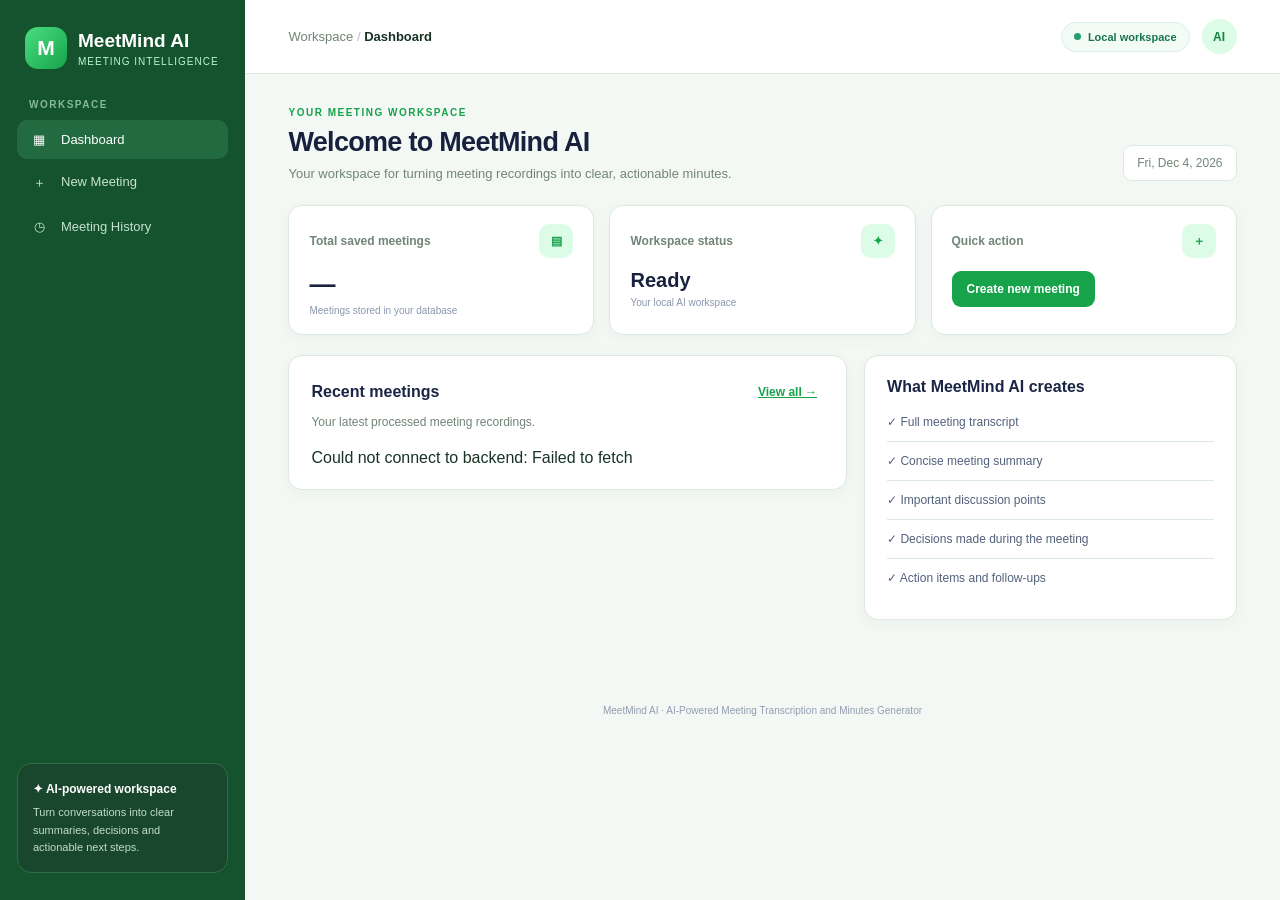
<file: frontend/index.html>
<!DOCTYPE html><html lang="en"><head><meta charset="UTF-8"><meta name="viewport" content="width=device-width, initial-scale=1.0"><title>Dashboard | MeetMind AI</title><link rel="stylesheet" href="styles.css"></head><body><div class="app-shell"><aside class="sidebar"><div class="brand"><div class="brand-mark">M</div><div><h1>MeetMind AI</h1><p>MEETING INTELLIGENCE</p></div></div><div><div class="nav-label">WORKSPACE</div><a class="nav-link active" href="index.html"><span class="nav-icon">▦</span>Dashboard</a><a class="nav-link " href="new-meeting.html"><span class="nav-icon">＋</span>New Meeting</a><a class="nav-link " href="meeting-history.html"><span class="nav-icon">◷</span>Meeting History</a></div><div class="sidebar-note"><strong>✦ AI-powered workspace</strong><p>Turn conversations into clear summaries, decisions and actionable next steps.</p></div></aside><div class="main-area"><header class="topbar"><div class="breadcrumb">Workspace <span style="color:#b4bdd0">/</span> <strong>Dashboard</strong></div><div class="topbar-right"><div class="status-pill"><span class="status-dot"></span> Local workspace</div><div class="avatar">AI</div></div></header><main class="content"><section class="welcome"><div><div class="eyebrow">YOUR MEETING WORKSPACE</div><h2>Welcome to MeetMind AI</h2><p>Your workspace for turning meeting recordings into clear, actionable minutes.</p></div><div class="date-label" id="todayLabel"></div></section><section class="stats"><div class="stat-card"><div class="stat-top"><span>Total saved meetings</span><span class="stat-icon">▤</span></div><div class="stat-value" id="savedCount">—</div><div class="stat-foot">Meetings stored in your database</div></div><div class="stat-card"><div class="stat-top"><span>Workspace status</span><span class="stat-icon">✦</span></div><div class="stat-value" style="font-size:20px">Ready</div><div class="stat-foot">Your local AI workspace</div></div><div class="stat-card"><div class="stat-top"><span>Quick action</span><span class="stat-icon">＋</span></div><div style="margin-top:13px"><a class="primary-button" style="display:inline-block;text-decoration:none" href="new-meeting.html">Create new meeting</a></div></div></section><div class="dashboard-grid"><section class="panel"><div class="panel-heading"><h3>Recent meetings</h3><a class="text-button" href="meeting-history.html">View all →</a></div><p class="panel-subtitle">Your latest processed meeting recordings.</p><div id="recentMeetings"><p class="empty">Loading recent meetings...</p></div></section><section class="panel"><div class="panel-heading"><h3>What MeetMind AI creates</h3></div><ul class="feature-list"><li>✓ Full meeting transcript</li><li>✓ Concise meeting summary</li><li>✓ Important discussion points</li><li>✓ Decisions made during the meeting</li><li>✓ Action items and follow-ups</li></ul></section></div></main><footer>MeetMind AI · AI-Powered Meeting Transcription and Minutes Generator</footer></div></div><script src="app.js"></script></body></html>
</file>
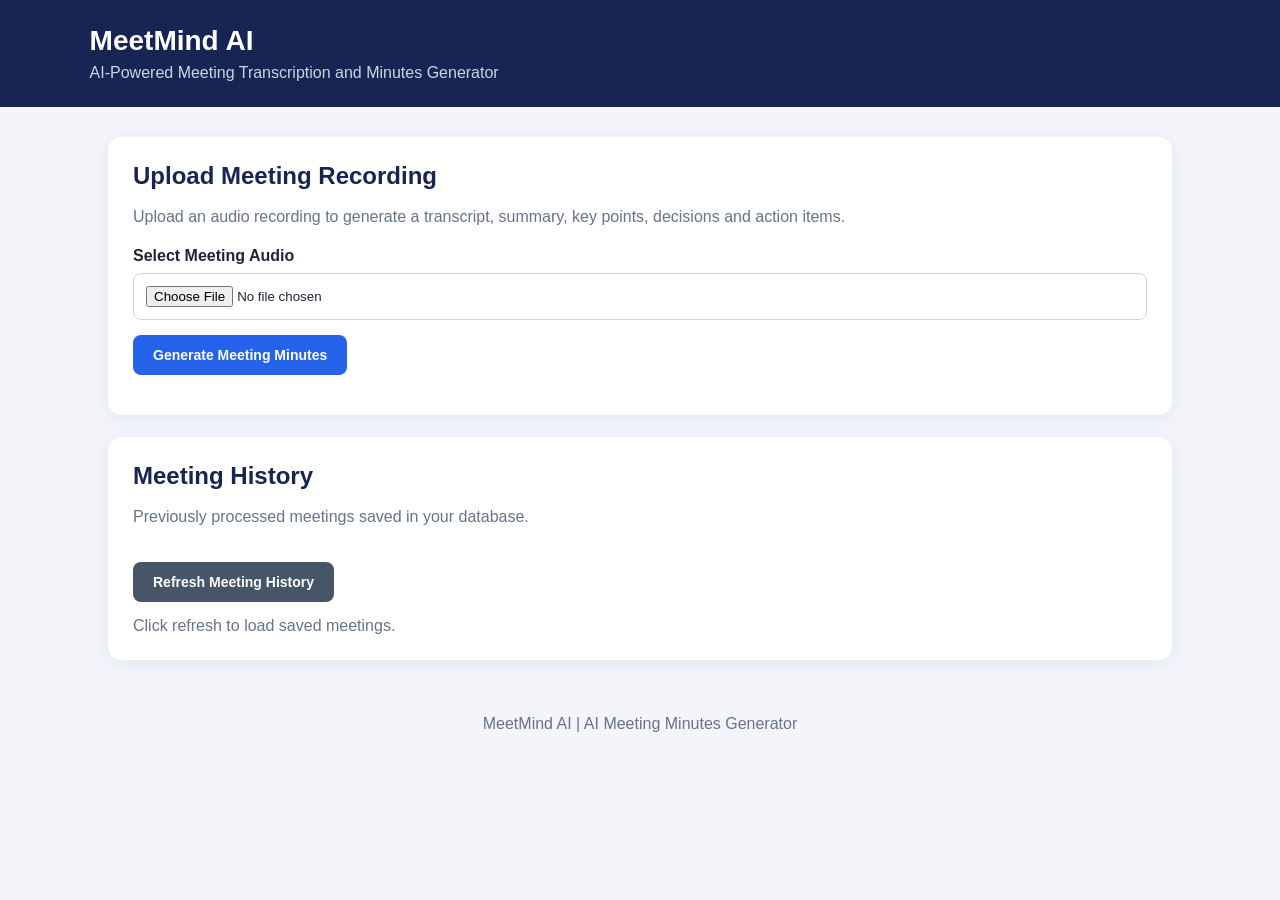
<file: frontend/index_backup.html>
<!DOCTYPE html>
<html lang="en">
<head>
<meta charset="UTF-8">
<meta name="viewport" content="width=device-width, initial-scale=1.0">
<title>MeetMind AI | Meeting Minutes Generator</title>
<style>
*{box-sizing:border-box;margin:0;padding:0}
body{font-family:Arial,sans-serif;background:#f3f5fb;color:#20243a}
header{background:#172554;color:#fff;padding:25px 7%}
header h1{font-size:28px;margin-bottom:7px}
header p{color:#cbd5e1}
.container{max-width:1100px;margin:30px auto;padding:0 18px}
.card{background:#fff;padding:25px;margin-bottom:22px;border-radius:14px;box-shadow:0 4px 18px rgba(23,37,84,.07)}
h2{margin-bottom:15px;color:#172554}
h3{margin-bottom:10px;color:#1e3a8a}
.description{color:#64748b;margin-bottom:18px;line-height:1.5}
label{display:block;margin:15px 0 8px;font-weight:bold}
input[type=file]{width:100%;padding:12px;border:1px solid #cbd5e1;border-radius:8px;background:#fff}
button{padding:12px 20px;background:#2563eb;color:#fff;border:0;border-radius:8px;font-size:14px;font-weight:bold;cursor:pointer;margin:15px 8px 0 0}
button:hover{background:#1d4ed8}
button:disabled{opacity:.6;cursor:wait}
.secondary{background:#475569}.secondary:hover{background:#334155}
.download{background:#15803d}.download:hover{background:#166534}
.status{margin-top:15px;font-weight:bold;line-height:1.5}
.result-section{padding:18px;background:#f8faff;border-left:4px solid #2563eb;border-radius:8px;margin-top:15px}
.result-section p{line-height:1.7;white-space:pre-wrap;overflow-wrap:anywhere}
ul{padding-left:22px}li{margin:9px 0;line-height:1.5}
.history-item{padding:16px;border:1px solid #e2e8f0;border-radius:9px;margin-top:12px;display:flex;justify-content:space-between;align-items:center;gap:15px;flex-wrap:wrap}
.history-item p{color:#64748b;margin-top:6px;font-size:13px}
.history-item button{margin-top:0}
.hidden{display:none!important}.empty{color:#64748b;margin-top:15px}
footer{text-align:center;padding:25px;color:#64748b}
@media(max-width:600px){header{padding:22px}.card{padding:18px}.history-item{align-items:flex-start}}
@media print{header,#uploadCard,#historySection,footer,.print-button,.download-button{display:none!important}body{background:#fff}.card{box-shadow:none}}
</style>
</head>
<body>
<header>
  <h1>MeetMind AI</h1>
  <p>AI-Powered Meeting Transcription and Minutes Generator</p>
</header>

<main class="container">
  <section class="card" id="uploadCard">
    <h2>Upload Meeting Recording</h2>
    <p class="description">Upload an audio recording to generate a transcript, summary, key points, decisions and action items.</p>
    <form id="meetingForm">
      <label for="audioFile">Select Meeting Audio</label>
      <input type="file" id="audioFile" accept=".wav,.mp3,.m4a,.ogg,.flac,.webm" required>
      <button type="submit" id="submitButton">Generate Meeting Minutes</button>
    </form>
    <div id="status" class="status" role="status"></div>
  </section>

  <section class="card hidden" id="results">
    <h2>Generated Meeting Minutes</h2>
    <div class="result-section"><h3>Meeting Title</h3><p id="meetingTitle"></p></div>
    <div class="result-section"><h3>Meeting Transcript</h3><p id="transcript"></p></div>
    <div class="result-section"><h3>Meeting Summary</h3><p id="summary"></p></div>
    <div class="result-section"><h3>Key Points</h3><ul id="keyPoints"></ul></div>
    <div class="result-section"><h3>Decisions</h3><ul id="decisions"></ul></div>
    <div class="result-section"><h3>Action Items</h3><ul id="actionItems"></ul></div>
    <button type="button" class="download download-button" id="downloadButton">Download Meeting Minutes (.txt)</button>
    <button type="button" class="secondary print-button" onclick="window.print()">Print Meeting Minutes</button>
  </section>

  <section class="card" id="historySection">
    <h2>Meeting History</h2>
    <p class="description">Previously processed meetings saved in your database.</p>
    <button type="button" class="secondary" id="refreshHistoryButton">Refresh Meeting History</button>
    <div id="meetingHistory"><p class="empty">Click refresh to load saved meetings.</p></div>
  </section>
</main>

<footer>MeetMind AI | AI Meeting Minutes Generator</footer>

<script>
const API_URL = "http://127.0.0.1:8000";
const form = document.getElementById("meetingForm");
const statusBox = document.getElementById("status");
const results = document.getElementById("results");
const submitButton = document.getElementById("submitButton");
const historyBox = document.getElementById("meetingHistory");
let currentMeetingData = null;

function textValue(value, fallback="Not available") {
  if (value === null || value === undefined || value === "") return fallback;
  if (typeof value === "string" || typeof value === "number") return String(value);
  return JSON.stringify(value, null, 2);
}

function fillList(id, items) {
  const list = document.getElementById(id);
  list.replaceChildren();
  if (!Array.isArray(items) || items.length === 0) {
    const li = document.createElement("li");
    li.textContent = "No items available.";
    list.appendChild(li);
    return;
  }
  items.forEach(item => {
    const li = document.createElement("li");
    if (typeof item === "string" || typeof item === "number") {
      li.textContent = String(item);
    } else if (item && typeof item === "object") {
      li.textContent = Object.entries(item)
        .map(([key, value]) => `${key.replaceAll("_", " ")}: ${textValue(value)}`)
        .join(" | ");
    } else {
      li.textContent = String(item);
    }
    list.appendChild(li);
  });
}

function displayMeeting(data) {
  currentMeetingData = data;
  const minutes = data.minutes || data.meeting_minutes || data;
  document.getElementById("meetingTitle").textContent =
    textValue(minutes.meeting_title || minutes.title || data.meeting_title || data.title, "Meeting");
  document.getElementById("transcript").textContent =
    textValue(data.transcript || minutes.transcript);
  document.getElementById("summary").textContent =
    textValue(minutes.summary || data.summary);
  fillList("keyPoints", minutes.key_points || data.key_points);
  fillList("decisions", minutes.decisions || data.decisions);
  fillList("actionItems", minutes.action_items || data.action_items);
  results.classList.remove("hidden");
  results.scrollIntoView({behavior:"smooth", block:"start"});
}

function makeMinutesText(data) {
  const minutes = data.minutes || data.meeting_minutes || data;
  const title = minutes.meeting_title || minutes.title || data.meeting_title || data.title || "Meeting";
  const transcript = data.transcript || minutes.transcript || "Not available";
  const summary = minutes.summary || data.summary || "Not available";

  function listText(items) {
    if (!Array.isArray(items) || items.length === 0) return "- None recorded";
    return items.map(item => {
      if (typeof item === "string" || typeof item === "number") return "- " + item;
      if (item && typeof item === "object") {
        return "- " + Object.entries(item)
          .map(([key, value]) => `${key.replaceAll("_", " ")}: ${textValue(value)}`)
          .join(" | ");
      }
      return "- " + String(item);
    }).join("\n");
  }

  return `MEETMIND AI - MEETING MINUTES
================================

Meeting ID: ${data.meeting_id ?? data.id ?? "Not available"}
Meeting Title: ${title}

MEETING SUMMARY
---------------
${summary}

KEY POINTS
----------
${listText(minutes.key_points || data.key_points)}

DECISIONS
---------
${listText(minutes.decisions || data.decisions)}

ACTION ITEMS
------------
${listText(minutes.action_items || data.action_items)}

FULL TRANSCRIPT
---------------
${transcript}
`;
}

document.getElementById("downloadButton").addEventListener("click", () => {
  if (!currentMeetingData) {
    statusBox.textContent = "There are no meeting minutes to download yet.";
    return;
  }
  const content = makeMinutesText(currentMeetingData);
  const blob = new Blob([content], {type:"text/plain;charset=utf-8"});
  const url = URL.createObjectURL(blob);
  const link = document.createElement("a");
  link.href = url;
  link.download = `MeetMind_Meeting_${currentMeetingData.meeting_id ?? currentMeetingData.id ?? "Minutes"}.txt`;
  document.body.appendChild(link);
  link.click();
  link.remove();
  URL.revokeObjectURL(url);
  statusBox.textContent = "Meeting minutes download started.";
});

form.addEventListener("submit", async event => {
  event.preventDefault();
  const file = document.getElementById("audioFile").files[0];
  if (!file) {
    statusBox.textContent = "Please select an audio file.";
    return;
  }
  const formData = new FormData();
  formData.append("file", file);
  submitButton.disabled = true;
  statusBox.textContent = "Processing audio. Please wait...";
  results.classList.add("hidden");
  try {
    const response = await fetch(`${API_URL}/process-meeting`, {method:"POST", body:formData});
    const data = await response.json();
    if (!response.ok) throw new Error(data.detail || `Request failed (${response.status})`);
    displayMeeting(data);
    statusBox.textContent = `Meeting processed successfully. Meeting ID: ${data.meeting_id ?? "Not returned"}`;
    await loadMeetingHistory();
  } catch (error) {
    statusBox.textContent = `Error: ${error.message}. Check that the backend is running.`;
  } finally {
    submitButton.disabled = false;
  }
});

async function loadMeetingHistory() {
  historyBox.replaceChildren();
  const loading = document.createElement("p");
  loading.className = "empty";
  loading.textContent = "Loading meeting history...";
  historyBox.appendChild(loading);
  try {
    const response = await fetch(`${API_URL}/meetings`);
    const data = await response.json();
    if (!response.ok) throw new Error(data.detail || `Request failed (${response.status})`);
    const meetings = Array.isArray(data) ? data :
      (data.meetings || data.items || data.results || []);
    historyBox.replaceChildren();
    if (!Array.isArray(meetings) || meetings.length === 0) {
      const empty = document.createElement("p");
      empty.className = "empty";
      empty.textContent = "No saved meetings were found.";
      historyBox.appendChild(empty);
      return;
    }
    meetings.forEach(meeting => {
      const id = meeting.meeting_id ?? meeting.id;
      const title = meeting.meeting_title || meeting.title || `Meeting ${id ?? ""}`;
      const item = document.createElement("div");
      item.className = "history-item";
      const details = document.createElement("div");
      const heading = document.createElement("strong");
      heading.textContent = title;
      const meta = document.createElement("p");
      meta.textContent = `Meeting ID: ${id ?? "Unknown"}`;
      details.append(heading, meta);
      const viewButton = document.createElement("button");
      viewButton.type = "button";
      viewButton.textContent = "View Details";
      viewButton.disabled = id === undefined || id === null;
      viewButton.addEventListener("click", () => loadMeetingDetails(id));
      item.append(details, viewButton);
      historyBox.appendChild(item);
    });
  } catch (error) {
    historyBox.replaceChildren();
    const message = document.createElement("p");
    message.className = "empty";
    message.textContent = `Could not load meeting history: ${error.message}`;
    historyBox.appendChild(message);
  }
}

async function loadMeetingDetails(id) {
  statusBox.textContent = `Loading meeting ${id}...`;
  try {
    const response = await fetch(`${API_URL}/meetings/${encodeURIComponent(id)}`);
    const data = await response.json();
    if (!response.ok) throw new Error(data.detail || `Request failed (${response.status})`);
    displayMeeting(data);
    statusBox.textContent = `Showing saved meeting ID: ${id}`;
  } catch (error) {
    statusBox.textContent = `Could not load meeting details: ${error.message}`;
  }
}

document.getElementById("refreshHistoryButton").addEventListener("click", loadMeetingHistory);
</script>
</body>
</html>
</file>
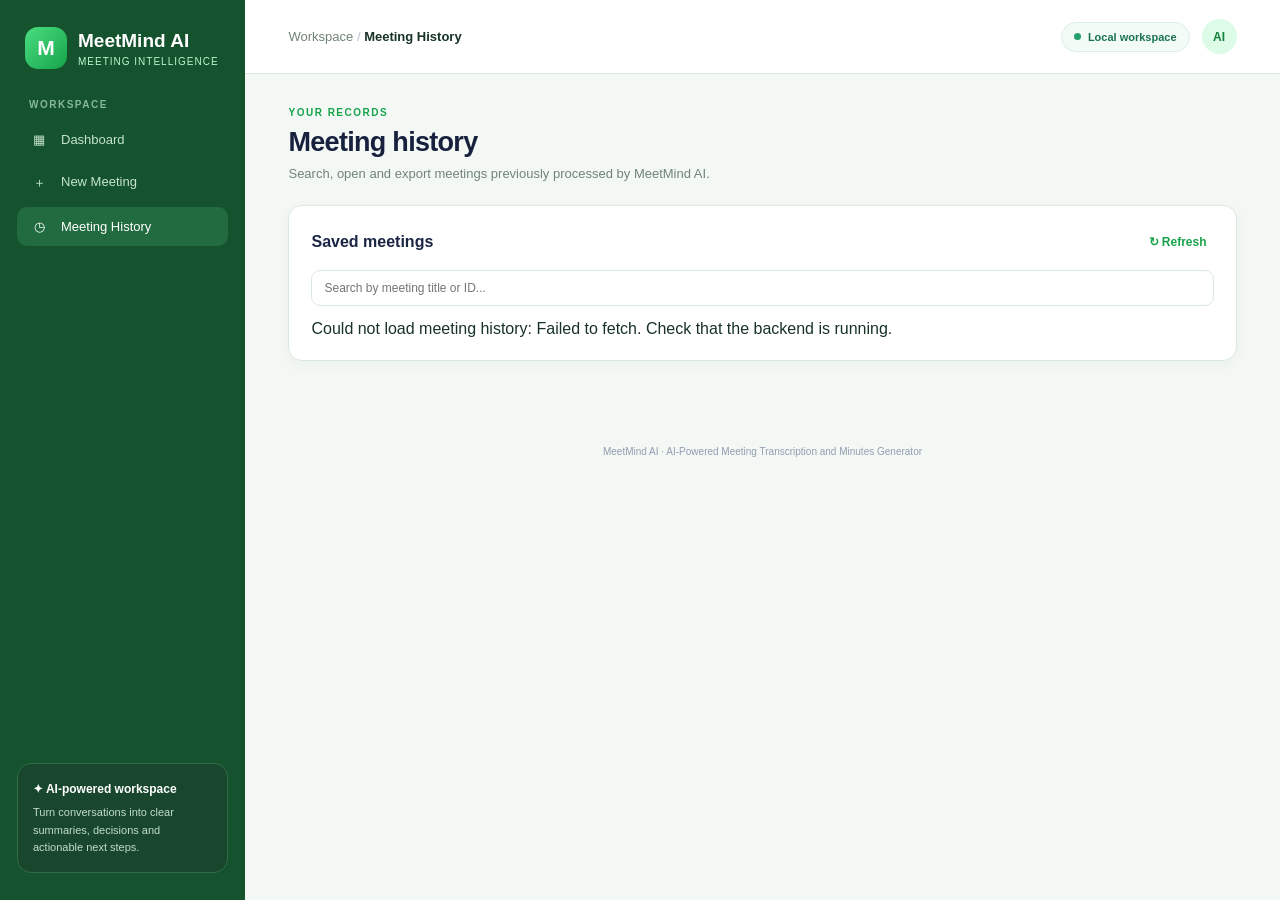
<file: frontend/meeting-history.html>
<!DOCTYPE html><html lang="en"><head><meta charset="UTF-8"><meta name="viewport" content="width=device-width, initial-scale=1.0"><title>Meeting History | MeetMind AI</title><link rel="stylesheet" href="styles.css"></head><body><div class="app-shell"><aside class="sidebar"><div class="brand"><div class="brand-mark">M</div><div><h1>MeetMind AI</h1><p>MEETING INTELLIGENCE</p></div></div><div><div class="nav-label">WORKSPACE</div><a class="nav-link " href="index.html"><span class="nav-icon">▦</span>Dashboard</a><a class="nav-link " href="new-meeting.html"><span class="nav-icon">＋</span>New Meeting</a><a class="nav-link active" href="meeting-history.html"><span class="nav-icon">◷</span>Meeting History</a></div><div class="sidebar-note"><strong>✦ AI-powered workspace</strong><p>Turn conversations into clear summaries, decisions and actionable next steps.</p></div></aside><div class="main-area"><header class="topbar"><div class="breadcrumb">Workspace <span style="color:#b4bdd0">/</span> <strong>Meeting History</strong></div><div class="topbar-right"><div class="status-pill"><span class="status-dot"></span> Local workspace</div><div class="avatar">AI</div></div></header><main class="content"><section class="welcome"><div><div class="eyebrow">YOUR RECORDS</div><h2>Meeting history</h2><p>Search, open and export meetings previously processed by MeetMind AI.</p></div></section><section class="panel"><div class="panel-heading"><h3>Saved meetings</h3><button type="button" class="text-button" id="refreshHistoryButton">↻ Refresh</button></div><div class="history-tools"><input type="search" class="search-input" id="historySearch" placeholder="Search by meeting title or ID..." aria-label="Search meeting history"></div><div id="meetingHistory"><p class="empty">Loading saved meetings...</p></div></section><section class="panel results-panel hidden" id="results"><div class="result-title"><div><div class="eyebrow">SAVED MEETING</div><h3 id="resultHeading">Meeting minutes</h3><p id="resultMeta"></p></div><div class="result-actions"><button class="secondary-button" id="downloadButton">↓ Download .txt</button><button class="secondary-button" onclick="window.print()">↓ Save as PDF</button></div></div><div class="result-section"><h4>▣ MEETING TITLE</h4><p id="meetingTitle"></p></div><div class="result-section"><h4>✦ MEETING SUMMARY</h4><p id="summary"></p></div><div class="result-section"><h4>◆ KEY POINTS</h4><ul id="keyPoints"></ul></div><div class="result-section"><h4>✓ DECISIONS</h4><ul id="decisions"></ul></div><div class="result-section"><h4>→ ACTION ITEMS</h4><ul id="actionItems"></ul></div><div class="result-section"><h4>≡ FULL TRANSCRIPT</h4><div class="transcript-box"><p id="transcript"></p></div></div></section></main><footer>MeetMind AI · AI-Powered Meeting Transcription and Minutes Generator</footer></div></div><script src="app.js"></script></body></html>
</file>
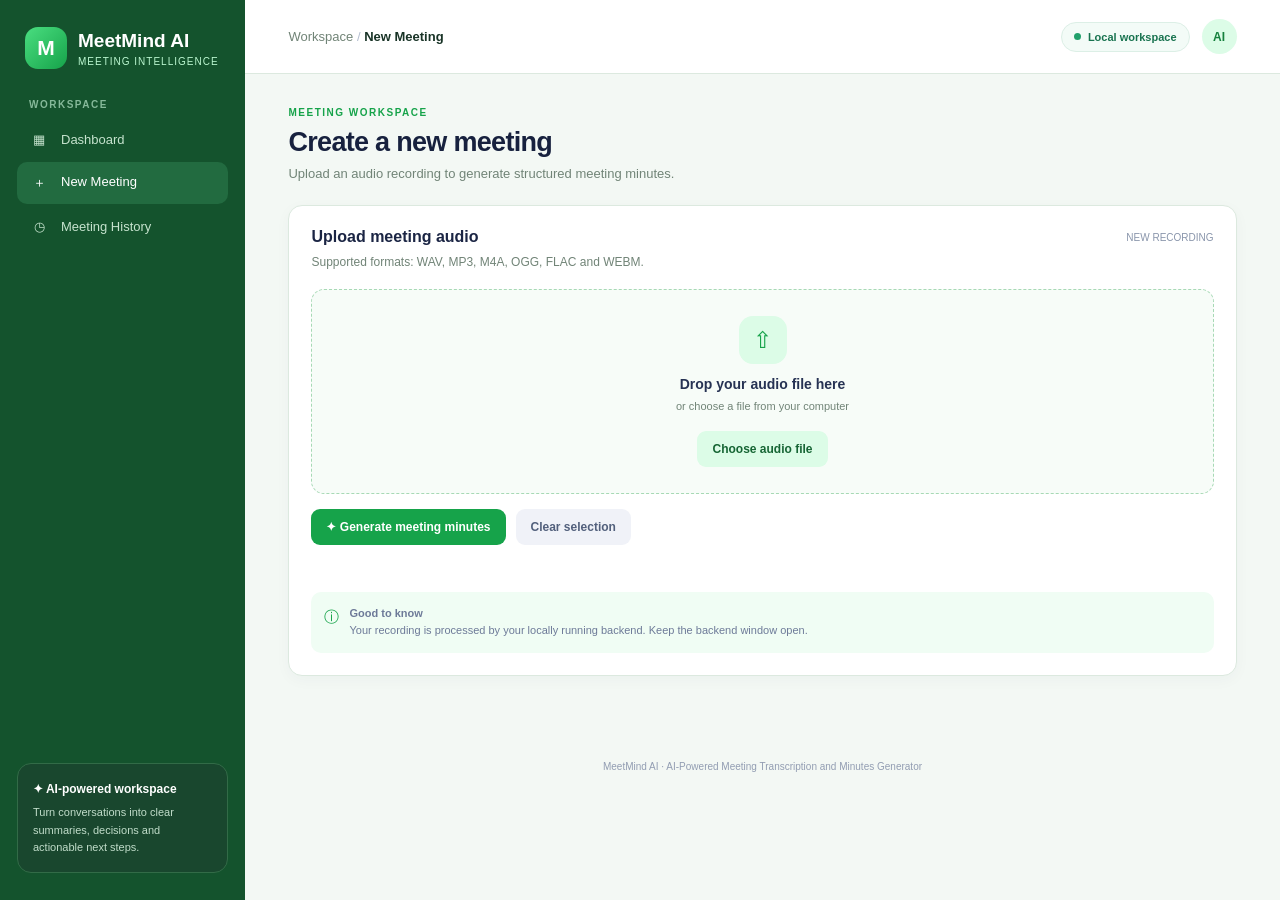
<file: frontend/new-meeting.html>
<!DOCTYPE html><html lang="en"><head><meta charset="UTF-8"><meta name="viewport" content="width=device-width, initial-scale=1.0"><title>New Meeting | MeetMind AI</title><link rel="stylesheet" href="styles.css"></head><body><div class="app-shell"><aside class="sidebar"><div class="brand"><div class="brand-mark">M</div><div><h1>MeetMind AI</h1><p>MEETING INTELLIGENCE</p></div></div><div><div class="nav-label">WORKSPACE</div><a class="nav-link " href="index.html"><span class="nav-icon">▦</span>Dashboard</a><a class="nav-link active" href="new-meeting.html"><span class="nav-icon">＋</span>New Meeting</a><a class="nav-link " href="meeting-history.html"><span class="nav-icon">◷</span>Meeting History</a></div><div class="sidebar-note"><strong>✦ AI-powered workspace</strong><p>Turn conversations into clear summaries, decisions and actionable next steps.</p></div></aside><div class="main-area"><header class="topbar"><div class="breadcrumb">Workspace <span style="color:#b4bdd0">/</span> <strong>New Meeting</strong></div><div class="topbar-right"><div class="status-pill"><span class="status-dot"></span> Local workspace</div><div class="avatar">AI</div></div></header><main class="content"><section class="welcome"><div><div class="eyebrow">MEETING WORKSPACE</div><h2>Create a new meeting</h2><p>Upload an audio recording to generate structured meeting minutes.</p></div></section><section class="panel"><div class="panel-heading"><h3>Upload meeting audio</h3><span style="font-size:10px;color:#8995ab">NEW RECORDING</span></div><p class="panel-subtitle">Supported formats: WAV, MP3, M4A, OGG, FLAC and WEBM.</p><form id="meetingForm"><div class="upload-zone" id="dropZone"><div class="upload-icon">⇧</div><h4>Drop your audio file here</h4><p>or choose a file from your computer</p><input type="file" id="audioFile" class="file-picker" accept=".wav,.mp3,.m4a,.ogg,.flac,.webm,audio/*" required><button type="button" class="choose-button" id="chooseFileButton">Choose audio file</button><div class="file-info" id="fileInfo"></div></div><div class="upload-actions"><button type="submit" class="primary-button" id="submitButton">✦ Generate meeting minutes</button><button type="button" class="secondary-button" id="clearFileButton">Clear selection</button></div></form><div id="status" role="status" aria-live="polite"></div><div class="tip"><span>ⓘ</span><div><strong>Good to know</strong><br>Your recording is processed by your locally running backend. Keep the backend window open.</div></div></section><section class="panel results-panel hidden" id="results"><div class="result-title"><div><div class="eyebrow">MEETING OUTPUT</div><h3 id="resultHeading">Generated meeting minutes</h3><p id="resultMeta"></p></div><div class="result-actions"><button class="secondary-button" id="downloadButton">↓ Download .txt</button><button class="secondary-button" onclick="window.print()">↓ Save as PDF</button></div></div><div class="result-section"><h4>▣ MEETING TITLE</h4><p id="meetingTitle"></p></div><div class="result-section"><h4>✦ MEETING SUMMARY</h4><p id="summary"></p></div><div class="result-section"><h4>◆ KEY POINTS</h4><ul id="keyPoints"></ul></div><div class="result-section"><h4>✓ DECISIONS</h4><ul id="decisions"></ul></div><div class="result-section"><h4>→ ACTION ITEMS</h4><ul id="actionItems"></ul></div><div class="result-section"><h4>≡ FULL TRANSCRIPT</h4><div class="transcript-box"><p id="transcript"></p></div></div></section></main><footer>MeetMind AI · AI-Powered Meeting Transcription and Minutes Generator</footer></div></div><script src="app.js"></script></body></html>
</file>
<file: frontend/styles.css>
:root{--navy:#14532d;--blue:#16a34a;--ink:#183326;--muted:#718477;--line:#dce9df;--bg:#f3f8f4}
*{box-sizing:border-box;margin:0;padding:0}body{font-family:Inter,Segoe UI,Arial,sans-serif;background:var(--bg);color:var(--ink);min-height:100vh}
button,input{font:inherit}.app-shell{min-height:100vh;display:grid;grid-template-columns:245px minmax(0,1fr)}
.sidebar{background:var(--navy);color:white;padding:27px 17px;display:flex;flex-direction:column;gap:30px}
.brand{display:flex;align-items:center;gap:11px;padding:0 8px}.brand-mark{width:42px;height:42px;border-radius:13px;background:linear-gradient(135deg,#4ade80,#16a34a);display:grid;place-items:center;font-size:21px;font-weight:800}.brand h1{font-size:19px}.brand p{font-size:10px;color:#bbf7d0;margin-top:4px;letter-spacing:1px}
.nav-label{font-size:10px;letter-spacing:1.5px;color:#86b99a;font-weight:800;padding:0 12px;margin-bottom:10px}.nav-link{display:flex;gap:12px;color:#c6e3ce;text-decoration:none;padding:12px;border-radius:10px;font-size:13px;margin:3px 0}.nav-link.active,.nav-link:hover{background:#226b40;color:white}.nav-icon{width:20px;text-align:center}
.sidebar-note{margin-top:auto;background:#19472e;border:1px solid #326b47;border-radius:14px;padding:15px}.sidebar-note strong{font-size:12px}.sidebar-note p{font-size:11px;line-height:1.6;color:#c1ddca;margin-top:7px}
.main-area{min-width:0}.topbar{height:74px;background:white;border-bottom:1px solid var(--line);display:flex;align-items:center;justify-content:space-between;padding:0 4.2%}.breadcrumb{font-size:13px;color:var(--muted)}.breadcrumb strong{color:var(--ink)}.topbar-right{display:flex;align-items:center;gap:12px}.status-pill{display:flex;align-items:center;gap:7px;padding:8px 12px;border:1px solid #dcefe6;border-radius:30px;color:#18734f;font-size:11px;font-weight:700;background:#f3fbf7}.status-dot{width:7px;height:7px;border-radius:50%;background:#22a06b}.avatar{width:35px;height:35px;border-radius:50%;display:grid;place-items:center;background:#dcfce7;color:#15803d;font-weight:800;font-size:12px}
.content{max-width:1320px;margin:auto;padding:33px 4.2% 48px}.welcome{display:flex;justify-content:space-between;align-items:flex-end;gap:20px;margin-bottom:24px}.eyebrow{font-size:10px;text-transform:uppercase;letter-spacing:1.5px;color:var(--blue);font-weight:800;margin-bottom:9px}.welcome h2{font-size:27px;letter-spacing:-.7px;color:#17213e}.welcome p{color:var(--muted);font-size:13px;margin-top:8px}.date-label{font-size:12px;color:var(--muted);background:white;border:1px solid var(--line);padding:10px 13px;border-radius:9px;white-space:nowrap}
.stats{display:grid;grid-template-columns:repeat(3,minmax(0,1fr));gap:15px;margin-bottom:20px}.stat-card,.panel{background:white;border:1px solid var(--line);border-radius:14px;box-shadow:0 4px 15px rgba(28,45,95,.035)}.stat-card{padding:18px 20px}.stat-top{display:flex;justify-content:space-between;align-items:center;color:var(--muted);font-size:12px;font-weight:600}.stat-icon{width:34px;height:34px;border-radius:10px;background:#dcfce7;color:var(--blue);display:grid;place-items:center}.stat-value{font-size:26px;font-weight:800;margin-top:11px;color:#17213e}.stat-foot{font-size:10px;color:#8b97ad;margin-top:5px}
.workspace{display:grid;grid-template-columns:minmax(0,1.45fr) minmax(250px,.75fr);gap:17px;align-items:start}.panel{padding:22px;margin-bottom:17px;min-width:0}.panel-heading{display:flex;align-items:center;justify-content:space-between;gap:12px;margin-bottom:7px}.panel-heading h3{font-size:16px;color:#1b2544}.panel-subtitle{font-size:12px;color:var(--muted);line-height:1.6;margin-bottom:17px}
.upload-zone{border:1.5px dashed #a7d9b5;border-radius:13px;background:#f7fcf8;padding:26px 18px;text-align:center;transition:.2s}.upload-zone.dragover{background:#dcfce7;border-color:var(--blue)}.upload-icon{width:48px;height:48px;margin:0 auto 12px;border-radius:14px;background:#dcfce7;color:var(--blue);display:grid;place-items:center;font-size:23px}.upload-zone h4{font-size:14px;color:#263253;margin-bottom:6px}.upload-zone p{font-size:11px;color:var(--muted);line-height:1.6}.file-picker{display:none}.choose-button,.primary-button,.secondary-button,.text-button{border:0;border-radius:9px;padding:11px 15px;font-size:12px;font-weight:750;cursor:pointer;transition:.2s}.choose-button{background:#dcfce7;color:#166534;margin-top:15px}.choose-button:hover{background:#bbf7d0}.primary-button{background:var(--blue);color:white}.primary-button:hover{background:#15803d}.primary-button:disabled{opacity:.55;cursor:wait}.secondary-button{background:#f0f2f8;color:#52607c}.secondary-button:hover{background:#e6eaf3}.text-button{background:transparent;color:var(--blue);padding:7px}.file-info{display:none;margin-top:13px;padding:11px 13px;background:#f0fdf4;border-radius:9px;text-align:left;font-size:12px;color:#475477;overflow-wrap:anywhere}.upload-actions{display:flex;gap:10px;flex-wrap:wrap;margin-top:15px}#status{font-size:12px;line-height:1.6;margin-top:13px;color:#53617c;min-height:18px}#status.error{color:#c24141}#status.success{color:#16845b}.tip{display:flex;gap:10px;padding:13px;background:#f0fdf4;border-radius:10px;color:#6d7a98;font-size:11px;line-height:1.6;margin-top:16px}.tip span{color:var(--blue);font-size:15px}
.quick-card{background:linear-gradient(135deg,#16a34a,#14532d);color:white;border:0}.quick-card h3{font-size:15px;margin-bottom:8px}.quick-card p{font-size:11px;line-height:1.7;color:#e0ffe8}.quick-icon{font-size:22px;margin-bottom:14px}.quick-tag{display:inline-block;margin-top:14px;background:#ffffff24;border:1px solid #ffffff3d;padding:6px 9px;border-radius:20px;font-size:10px}
.hidden{display:none!important}.results-panel{margin-top:2px}.result-title{display:flex;justify-content:space-between;align-items:flex-start;gap:12px;flex-wrap:wrap}.result-title h3{font-size:17px}.result-title p{font-size:11px;color:var(--muted);margin-top:5px}.result-actions{display:flex;gap:8px;flex-wrap:wrap}.result-section{padding:16px 0;border-top:1px solid var(--line);margin-top:11px}.result-section h4{font-size:11px;color:#15803d;margin-bottom:9px}.result-section p{font-size:12px;line-height:1.8;color:#53617c;white-space:pre-wrap;overflow-wrap:anywhere}.result-section ul{padding-left:19px;color:#53617c}.result-section li{font-size:12px;line-height:1.7;margin:6px 0;overflow-wrap:anywhere}.transcript-box{max-height:260px;overflow:auto;background:#f4faf5;border-radius:9px;padding:13px}
.history-tools{display:flex;gap:9px;margin:14px 0}.search-input{flex:1;min-width:150px;border:1px solid var(--line);border-radius:9px;padding:10px 12px;font-size:12px;outline:none}.search-input:focus{border-color:#4ade80;box-shadow:0 0 0 3px #16a34a18}.history-item{display:flex;justify-content:space-between;align-items:center;gap:12px;padding:14px 2px;border-top:1px solid #e2eee5}.history-item strong{font-size:12px;color:#273352}.history-item p{font-size:10px;color:#8a96ad;margin-top:5px}.history-item button{flex-shrink:0}.empty{font-size:12px;color:#8995ab;padding:14px 0}footer{text-align:center;color:#929db2;font-size:10px;padding:20px}
@media(max-width:950px){.app-shell{grid-template-columns:205px minmax(0,1fr)}.workspace{grid-template-columns:1fr}.sidebar{padding:22px 13px}}
@media(max-width:650px){.app-shell{display:block}.sidebar{display:none}.topbar{height:62px;padding:0 17px}.content{padding:24px 15px 32px}.welcome{align-items:flex-start;flex-direction:column}.welcome h2{font-size:22px}.date-label{display:none}.stats{grid-template-columns:1fr;gap:9px}.stat-card{padding:14px}.stat-value{font-size:23px}.panel{padding:16px}.upload-zone{padding:21px 12px}.upload-actions{flex-direction:column}.upload-actions button{width:100%}}
@media print{
 @page{size:A4;margin:18mm}
 body{background:white!important;color:#17213e!important;-webkit-print-color-adjust:exact;print-color-adjust:exact}
 .sidebar,.topbar,.welcome,.stats,.workspace,#historyPanel,footer,.result-actions{display:none!important}
 .app-shell,.main-area{display:block!important;min-height:0!important}
 .content{padding:0!important;max-width:none!important;margin:0!important}
 #results{display:block!important;visibility:visible!important;margin:0!important;padding:0!important;border:0!important;box-shadow:none!important}
 .result-title{display:block!important;margin-bottom:18px!important}
 .result-title h3{font-size:20px!important}
 .result-section{break-inside:avoid;page-break-inside:avoid;padding:12px 0!important;margin-top:8px!important}
 .result-section p,.result-section li{color:#263253!important;font-size:11pt!important;line-height:1.55!important}
 .result-section h4{color:#166534!important;font-size:10pt!important}
 .transcript-box{max-height:none!important;overflow:visible!important;background:white!important;padding:0!important}
}

.nav-link.active{background:#226b40;color:white}
.dashboard-grid{display:grid;grid-template-columns:1.2fr .8fr;gap:17px;align-items:start}
.feature-list{list-style:none;padding:0}.feature-list li{padding:12px 0;border-bottom:1px solid var(--line);font-size:12px;color:#53617c}.feature-list li:last-child{border:0}
@media(max-width:950px){.dashboard-grid{grid-template-columns:1fr}}
</file>
